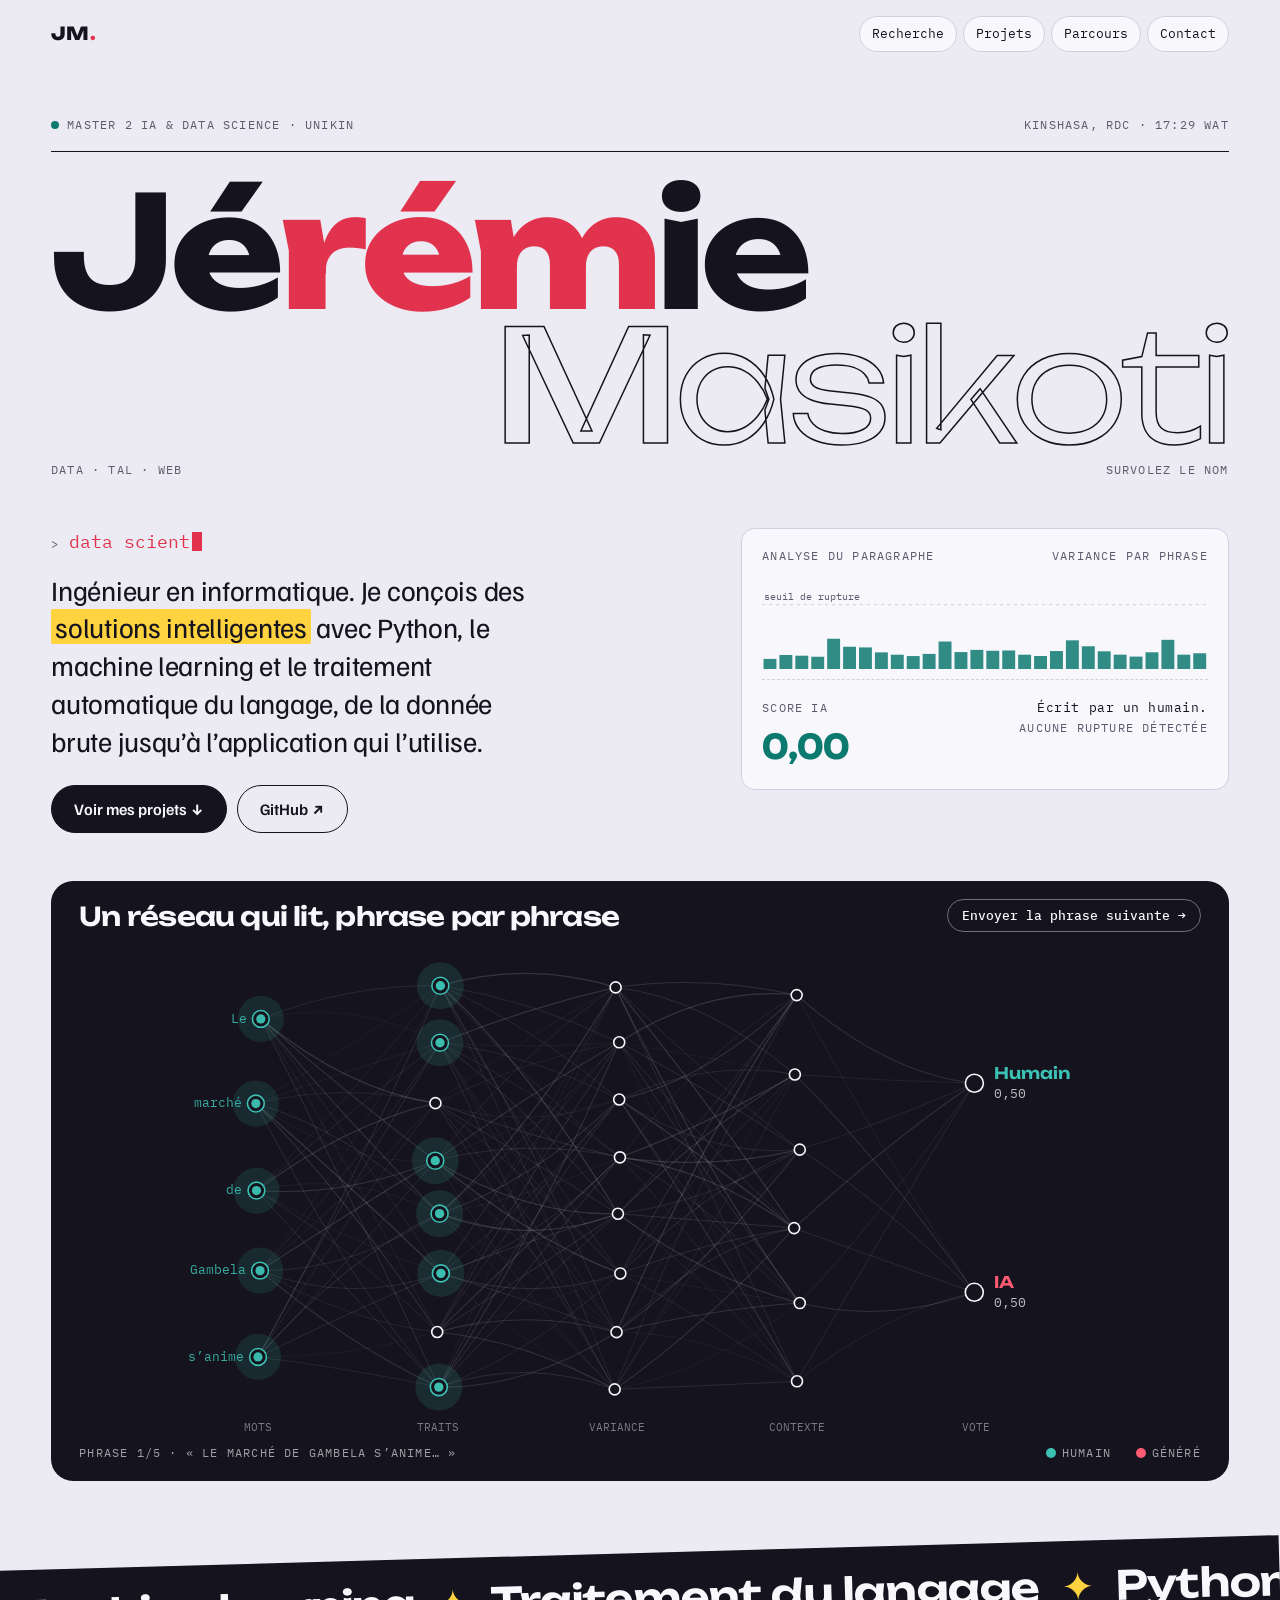
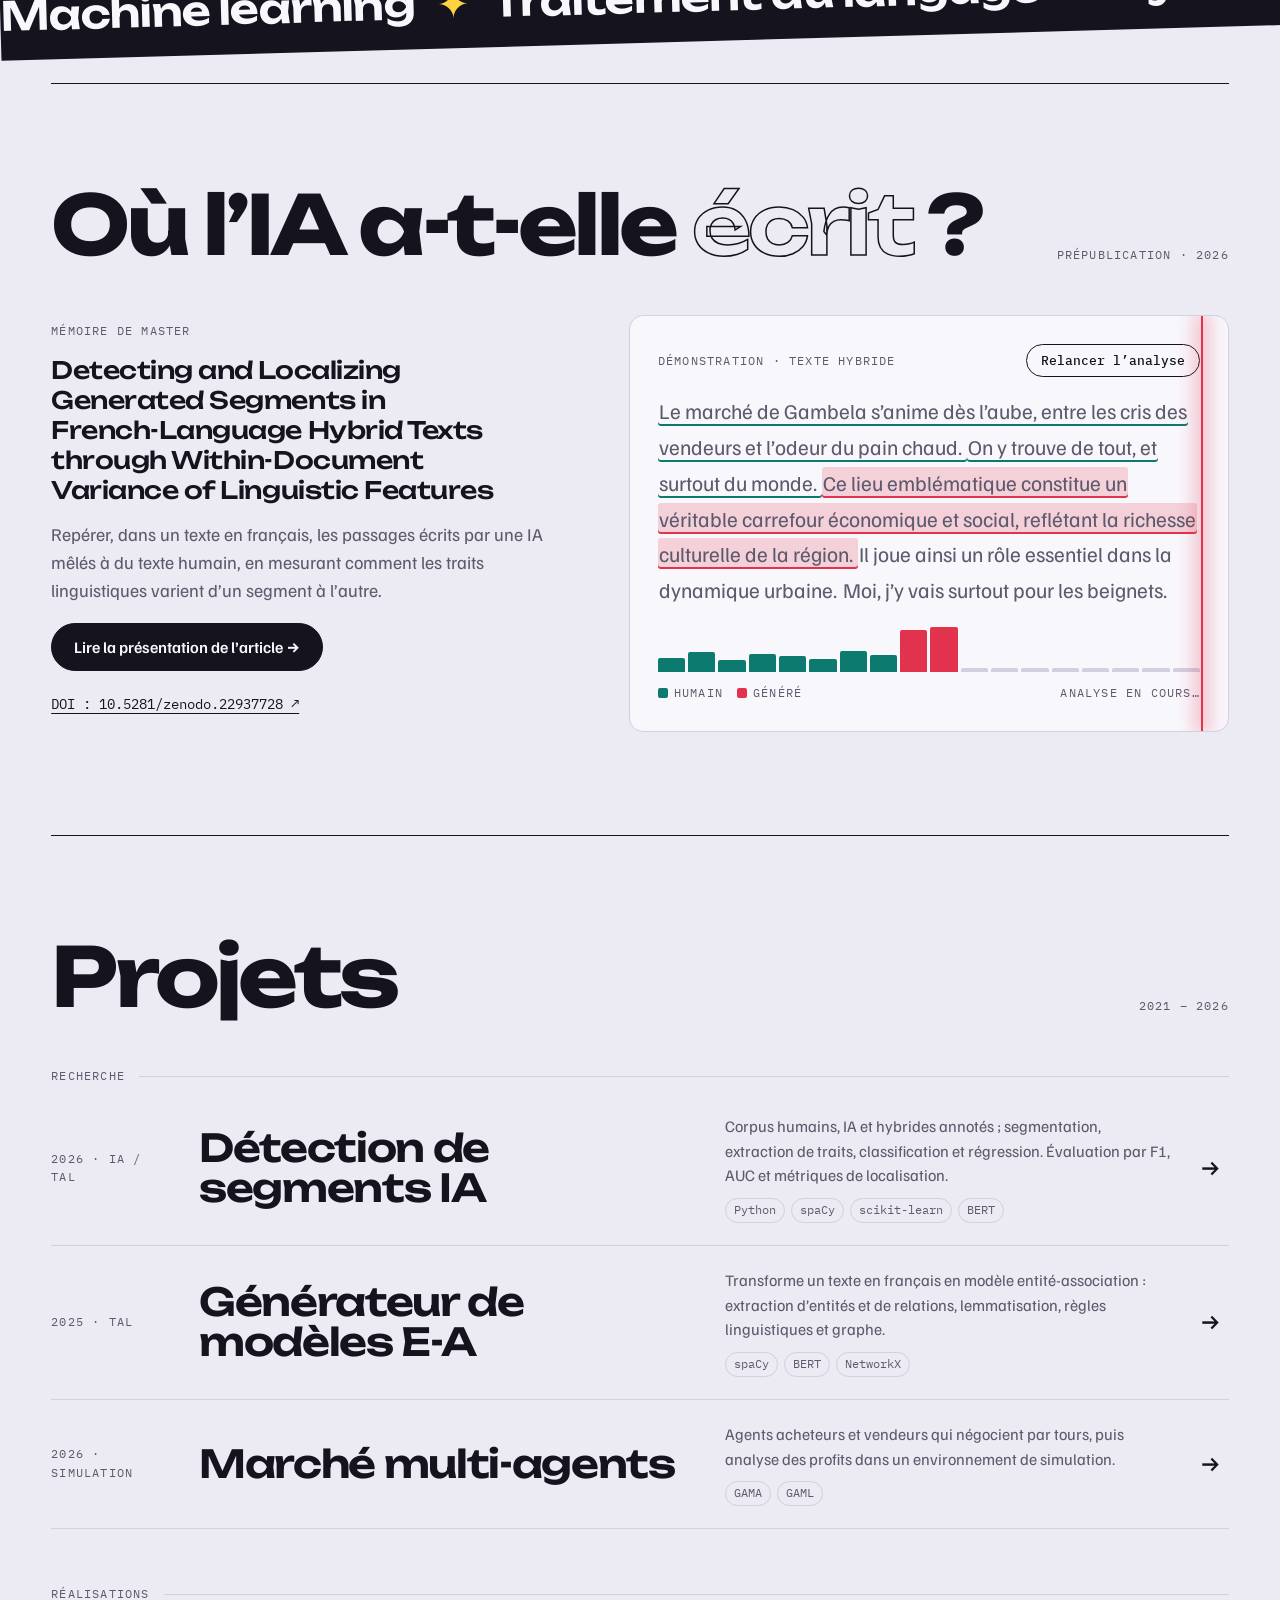
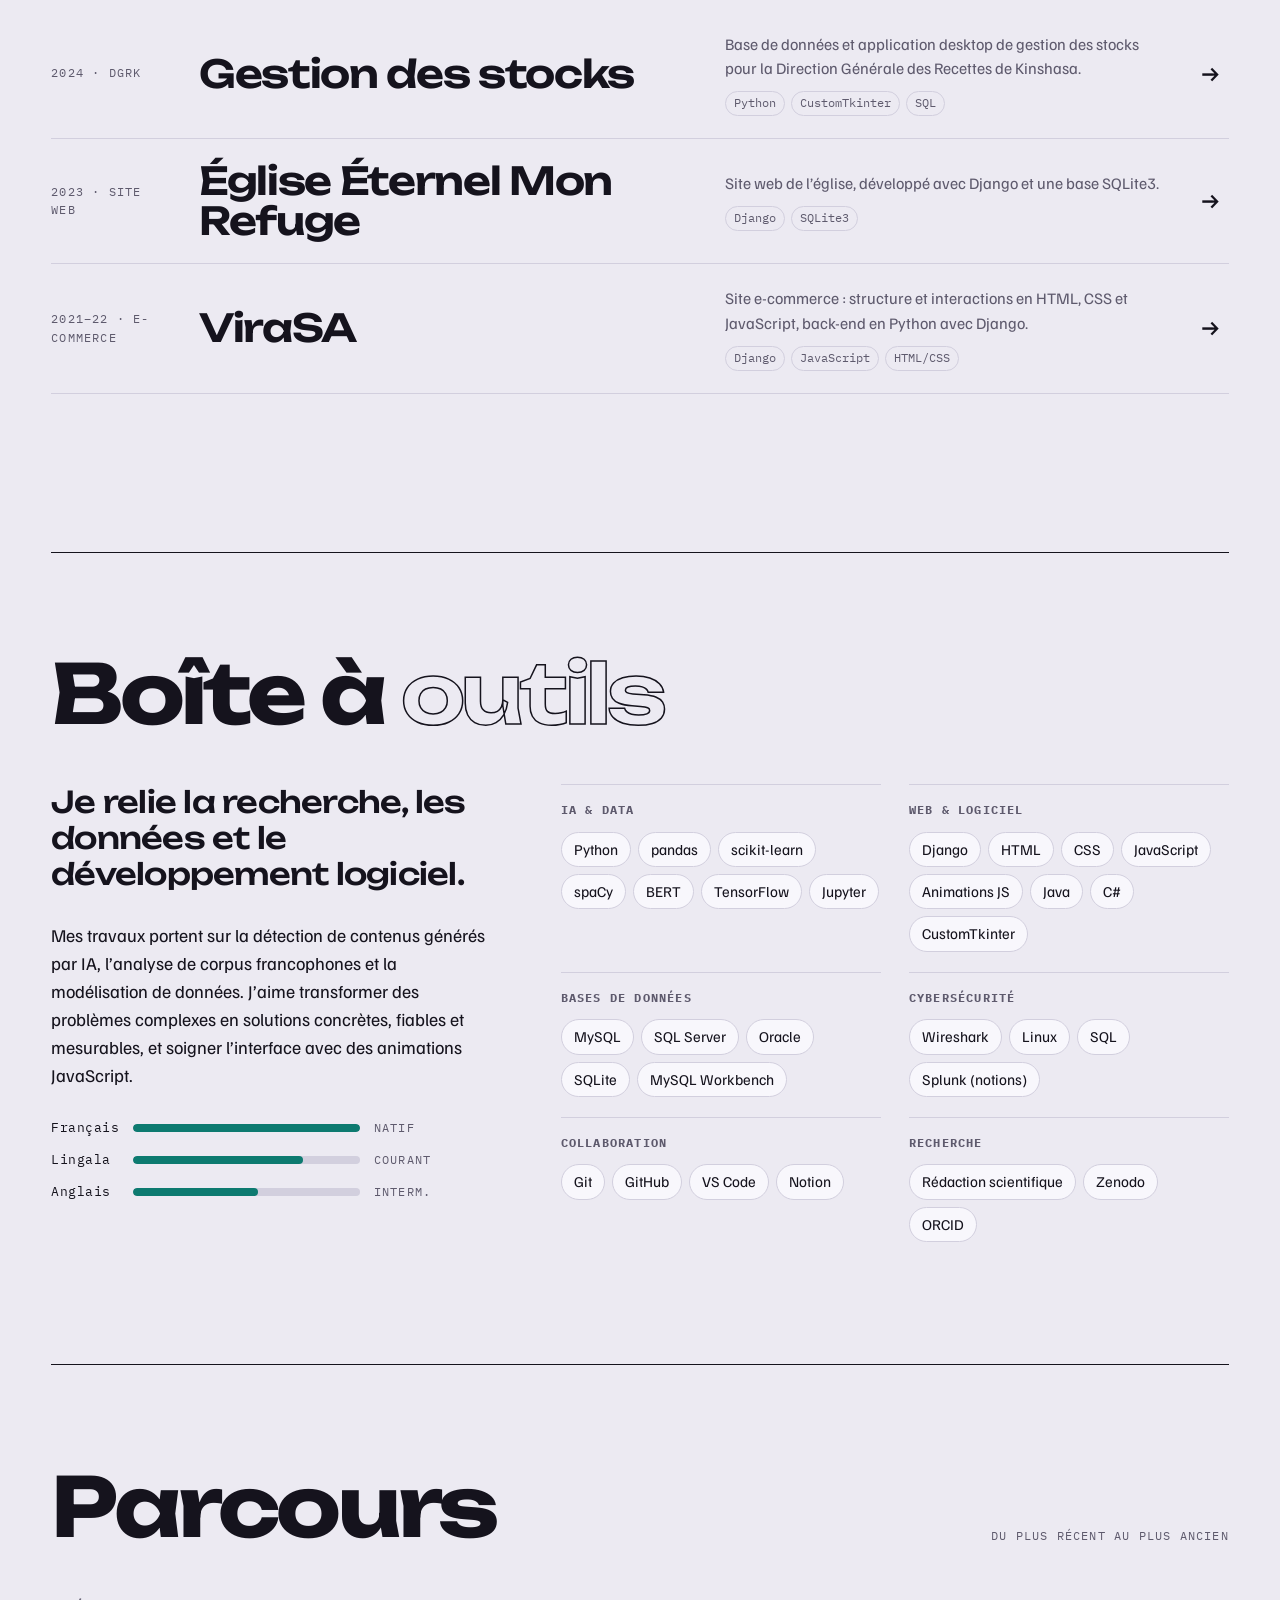
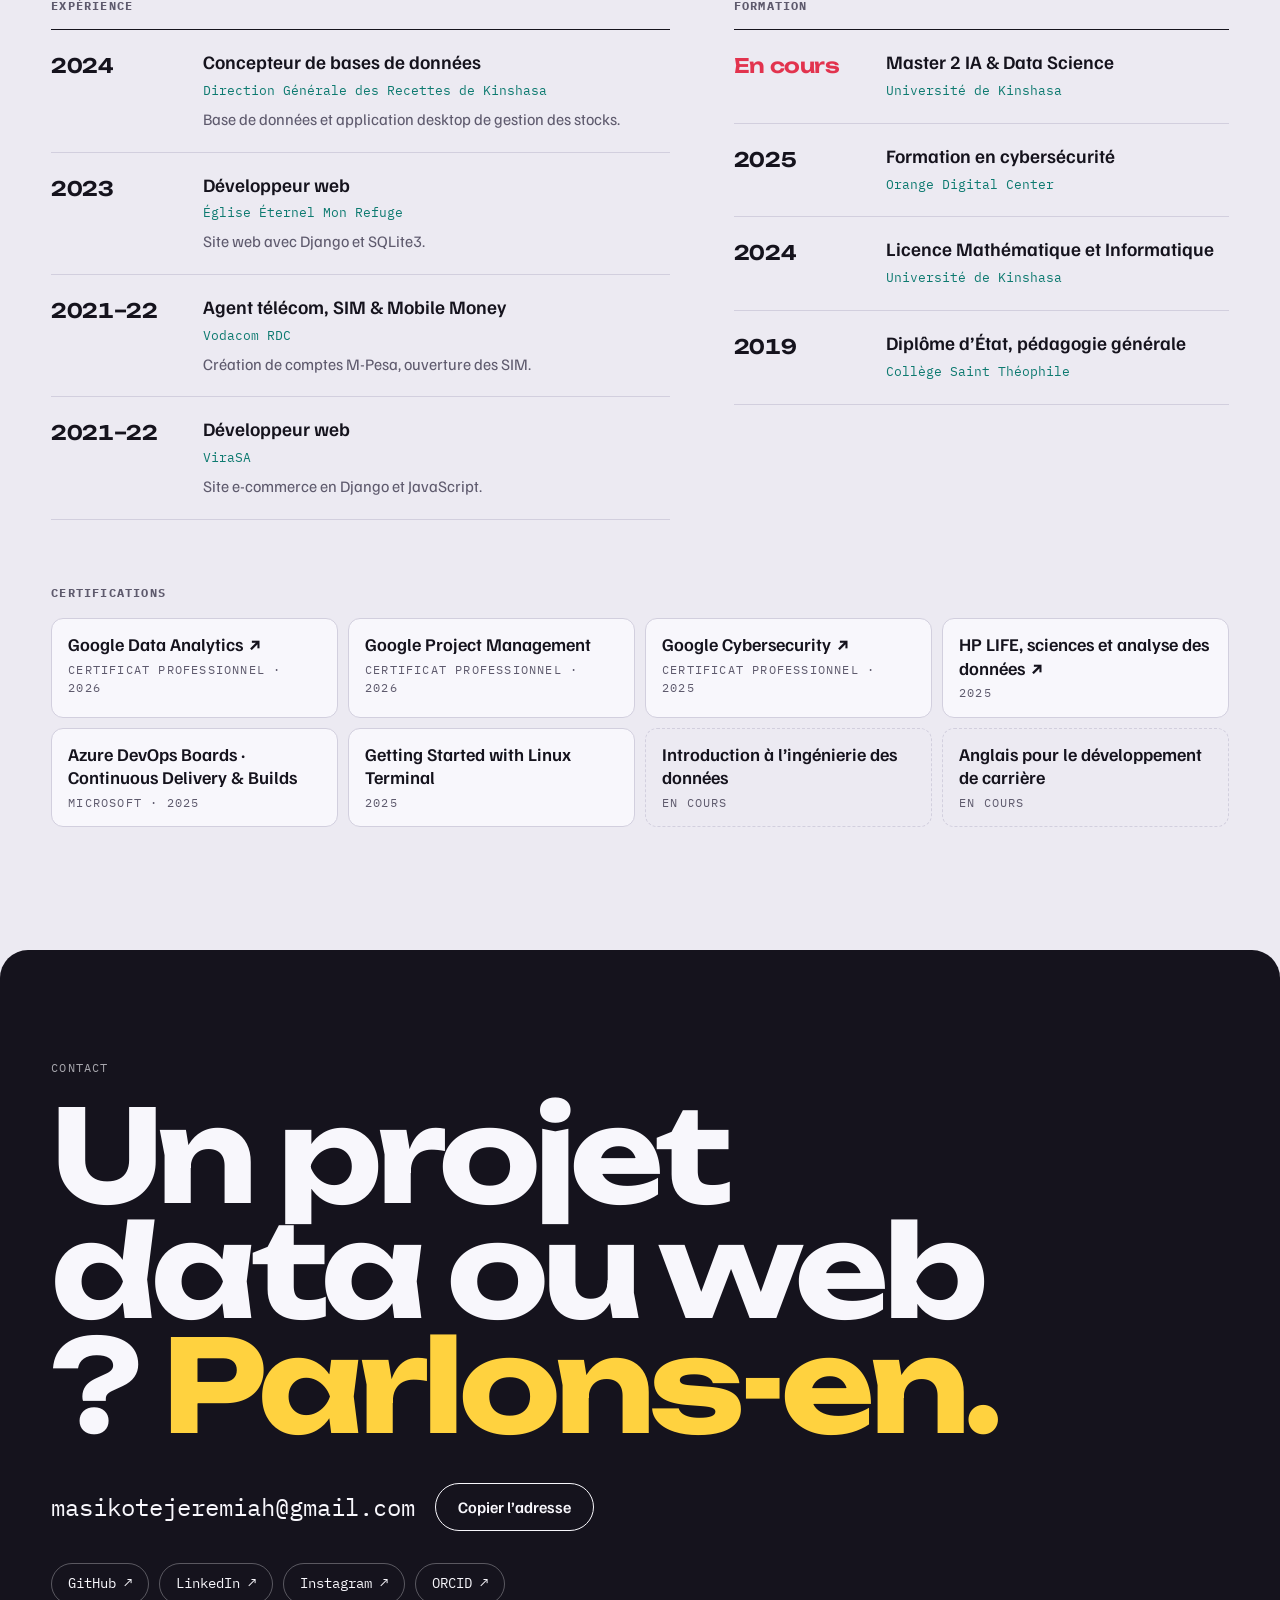
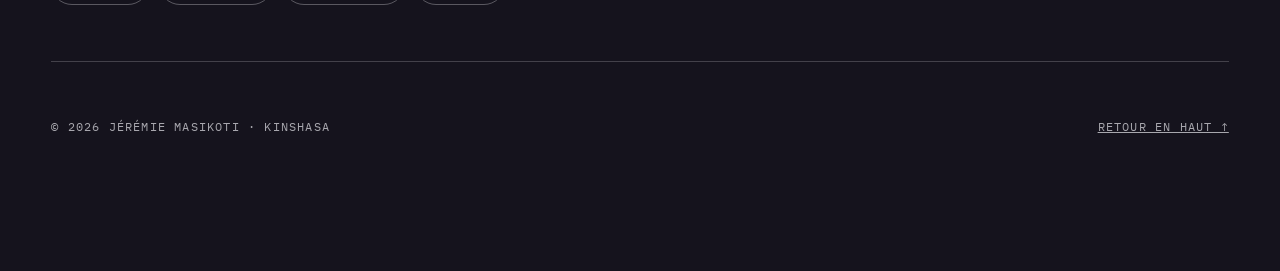
<file: index.html>
<!doctype html>
<html lang="fr">
<head>
<meta charset="utf-8">
<meta name="viewport" content="width=device-width, initial-scale=1, viewport-fit=cover">
<title>Jérémie Masikoti — Ingénieur IA &amp; Data Science à Kinshasa</title>
<meta name="description" content="Jérémie Masikoti, ingénieur en informatique à Kinshasa (RDC) : intelligence artificielle, data science, traitement automatique du langage, développement Python/Django et bases de données.">
<meta name="author" content="Jérémie Masikoti">
<meta name="google-site-verification" content="cEW5-8zZhfqn6n2TOZVIbOL6yu2DPiH7PudVyio74Eg">
<meta name="google-site-verification" content="ck1ToOkE6lzG1xuWGj9y7DfTcMMR4Is_GBqwE0CLEk0">
<meta name="robots" content="index, follow">
<link rel="canonical" href="https://jeremie-masikoti.netlify.app/">
<meta property="og:type" content="profile">
<meta property="og:url" content="https://jeremie-masikoti.netlify.app/">
<meta property="og:title" content="Jérémie Masikoti — Ingénieur IA &amp; Data Science">
<meta property="og:description" content="Ingénieur en informatique · IA, data science, développement, bases de données · Kinshasa, RDC">
<meta property="og:locale" content="fr_FR">
<meta name="twitter:card" content="summary">
<script type="application/ld+json">
{
  "@context": "https://schema.org",
  "@graph": [
    {
      "@type": "Person",
      "@id": "https://jeremie-masikoti.netlify.app/#person",
      "name": "Jérémie Masikoti",
      "alternateName": ["Jeremie Masikoti", "Jeremiah Masikoti", "J. Masikoti"],
      "url": "https://jeremie-masikoti.netlify.app/",
      "jobTitle": "Ingénieur en informatique — IA & Data Science, étudiant en Master 2",
      "address": { "@type": "PostalAddress", "addressLocality": "Kinshasa", "addressCountry": "CD" },
      "alumniOf": { "@type": "CollegeOrUniversity", "name": "Université de Kinshasa" },
      "knowsAbout": ["Intelligence artificielle", "Data science", "Machine learning", "Traitement automatique du langage", "Python", "Django", "Bases de données", "Cybersécurité"],
      "knowsLanguage": ["fr", "en", "ln"],
      "sameAs": [
        "https://github.com/Vermoge",
        "https://www.linkedin.com/in/j%C3%A9r%C3%A9mie-masikoti-41a917293/",
        "https://www.instagram.com/jeremiah_masikoti/",
        "https://orcid.org/0009-0005-4453-9758"
      ]
    },
    {
      "@type": "ScholarlyArticle",
      "headline": "Detecting and Localizing Generated Segments in French-Language Hybrid Texts through Within-Document Variance of Linguistic Features",
      "author": { "@id": "https://jeremie-masikoti.netlify.app/#person" },
      "datePublished": "2026",
      "inLanguage": "en",
      "publisher": { "@type": "Organization", "name": "Zenodo" },
      "identifier": "https://doi.org/10.5281/zenodo.22937728",
      "sameAs": "https://doi.org/10.5281/zenodo.22937728",
      "url": "https://jeremie-masikoti.netlify.app/articles/detection-segments-generes-ia/"
    },
    {
      "@type": "ProfilePage",
      "url": "https://jeremie-masikoti.netlify.app/",
      "name": "Jérémie Masikoti — Portfolio",
      "inLanguage": "fr",
      "mainEntity": { "@id": "https://jeremie-masikoti.netlify.app/#person" }
    }
  ]
}
</script>
<link rel="preconnect" href="https://fonts.googleapis.com">
<link rel="preconnect" href="https://fonts.gstatic.com" crossorigin>
<link rel="stylesheet" href="https://fonts.googleapis.com/css2?family=Unbounded:wght@300..900&family=Familjen+Grotesk:wght@400;500;600&family=IBM+Plex+Mono:wght@400;500&display=swap">
<style>
  :root { padding-top: env(safe-area-inset-top, 0px); padding-bottom: env(safe-area-inset-bottom, 0px); }
  body { margin: 0; }
  img { max-width: 100%; }
  [hidden] { display: none !important; }
</style>
<link rel="stylesheet" href="css/creatif.css">
</head>
<body>
<div class="wrap">
  <nav>
    <a class="mark" href="#top" aria-label="Retour en haut">JM<i>.</i></a>
    <ul>
      <li><a href="#recherche">Recherche</a></li>
      <li><a href="#projets">Projets</a></li>
      <li class="opt"><a href="#parcours">Parcours</a></li>
      <li><a href="#contact">Contact</a></li>
    </ul>
  </nav>

  <header class="hero" id="top">
    <div class="meta label">
      <span><span class="dot" aria-hidden="true"></span>Master 2 IA &amp; Data Science · UNIKIN</span>
      <span>Kinshasa, RDC · <span id="clock">WAT</span></span>
    </div>

    <div class="name-box">
      <h1 class="name" id="name" aria-label="Jérémie Masikoti">
        <span class="row" aria-hidden="true">Jérémie</span>
        <span class="row" aria-hidden="true">Masikoti</span>
      </h1>
      <div class="name-hint label"><span>Data · TAL · Web</span><span id="hint">Survolez le nom</span></div>
    </div>

    <div class="hero-grid">
      <div>
        <p class="role" aria-live="polite"><span class="label" style="text-transform:none;letter-spacing:0">&gt;</span> <span class="typed" id="typed">data scientist</span><span class="caret" aria-hidden="true"></span></p>
        <p class="lede" id="lede">Ingénieur en informatique. Je conçois des <mark>solutions intelligentes</mark> avec Python, le machine learning et le traitement automatique du langage, de la donnée brute jusqu’à l’application qui l’utilise.</p>
        <div class="btns">
          <a class="btn solid" href="#projets">Voir mes projets ↓</a>
          <a class="btn" href="https://github.com/Vermoge" target="_blank" rel="noopener">GitHub ↗</a>
        </div>
      </div>
      <aside class="readout" aria-label="Analyse stylistique du paragraphe de présentation">
        <div class="readout-head label"><span>Analyse du paragraphe</span><span>variance par phrase</span></div>
        <canvas class="seis" id="seis" aria-hidden="true"></canvas>
        <div class="score">
          <div><span class="label">Score IA</span><br><b id="score">0,00</b></div>
          <div class="verdict mono">Écrit par un humain.<br><span class="label">Aucune rupture détectée</span></div>
        </div>
      </aside>
    </div>

    <div class="netpanel" id="netpanel">
      <div class="net-top">
        <h2 class="net-title">Un réseau qui lit, phrase par phrase</h2>
        <button class="net-btn" id="netfire" type="button">Envoyer la phrase suivante →</button>
      </div>
      <canvas id="net" role="img" aria-label="Animation interactive : un réseau de neurones reçoit les mots d’une phrase et la classe comme humaine ou générée par IA"></canvas>
      <div class="net-bot label">
        <span id="netstate" aria-live="polite">—</span>
        <span><span class="net-key"><b style="background:var(--net-human)"></b>humain</span> &nbsp; <span class="net-key"><b style="background:var(--net-ai)"></b>généré</span></span>
      </div>
    </div>
  </header>

  <div class="band" aria-hidden="true">
    <div class="band-track">
      <span>Machine learning<em>✦</em>Traitement du langage<em>✦</em>Python &amp; Django<em>✦</em>Bases de données<em>✦</em>Cybersécurité<em>✦</em>Kinshasa<em>✦</em></span>
      <span>Machine learning<em>✦</em>Traitement du langage<em>✦</em>Python &amp; Django<em>✦</em>Bases de données<em>✦</em>Cybersécurité<em>✦</em>Kinshasa<em>✦</em></span>
    </div>
  </div>

  <section id="recherche">
    <div class="sec-head">
      <h2>Où l’IA a-t-elle <span class="o">écrit</span> ?</h2>
      <span class="label">Prépublication · 2026</span>
    </div>
    <div class="research">
      <div>
        <span class="label">Mémoire de Master</span>
        <h3 class="pub-title">Detecting and Localizing Generated Segments in French-Language Hybrid Texts through Within-Document Variance of Linguistic Features</h3>
        <p>Repérer, dans un texte en français, les passages écrits par une IA mêlés à du texte humain, en mesurant comment les traits linguistiques varient d’un segment à l’autre.</p>
        <div class="btns" style="margin:0 0 18px"><a class="btn solid" href="articles/detection-segments-generes-ia/">Lire la présentation de l’article →</a></div>
        <a class="doi" href="https://doi.org/10.5281/zenodo.22937728" target="_blank" rel="noopener">DOI : 10.5281/zenodo.22937728 ↗</a>
      </div>
      <div class="lab" id="lab">
        <div class="lab-head">
          <span class="label">Démonstration · texte hybride</span>
          <button class="scan-btn" id="scan" type="button">Relancer l’analyse</button>
        </div>
        <p class="hybrid-text" id="hybrid">
          <span class="seg h">Le marché de Gambela s’anime dès l’aube, entre les cris des vendeurs et l’odeur du pain chaud. </span><span class="seg h">On y trouve de tout, et surtout du monde. </span><span class="seg a">Ce lieu emblématique constitue un véritable carrefour économique et social, reflétant la richesse culturelle de la région. </span><span class="seg a">Il joue ainsi un rôle essentiel dans la dynamique urbaine. </span><span class="seg h">Moi, j’y vais surtout pour les beignets.</span>
        </p>
        <span class="beam" id="beam" aria-hidden="true"></span>
        <div class="var-bar" id="varbar" aria-hidden="true"></div>
        <div class="lab-foot label">
          <span><span class="key"><b style="background:var(--human)"></b>humain</span><span class="key"><b style="background:var(--ai)"></b>généré</span></span>
          <span id="scanstate" aria-live="polite">en attente</span>
        </div>
      </div>
    </div>
  </section>

  <section id="projets">
    <div class="sec-head">
      <h2>Projets</h2>
      <span class="label">2021 – 2026</span>
    </div>

    <p class="group-label label">Recherche</p>
    <ul class="plist">
      <li class="prow" data-anim="segments" tabindex="0">
        <span class="yr label">2026 · IA / TAL</span>
        <h3>Détection de segments IA</h3>
        <div class="desc"><p>Corpus humains, IA et hybrides annotés ; segmentation, extraction de traits, classification et régression. Évaluation par F1, AUC et métriques de localisation.</p><div class="tags"><span class="tag">Python</span><span class="tag">spaCy</span><span class="tag">scikit-learn</span><span class="tag">BERT</span></div></div>
        <span class="arrow" aria-hidden="true">→</span>
        <div class="thumb"><canvas></canvas></div>
      </li>
      <li class="prow" data-anim="graph" tabindex="0">
        <span class="yr label">2025 · TAL</span>
        <h3>Générateur de modèles E-A</h3>
        <div class="desc"><p>Transforme un texte en français en modèle entité-association : extraction d’entités et de relations, lemmatisation, règles linguistiques et graphe.</p><div class="tags"><span class="tag">spaCy</span><span class="tag">BERT</span><span class="tag">NetworkX</span></div></div>
        <span class="arrow" aria-hidden="true">→</span>
        <div class="thumb"><canvas></canvas></div>
      </li>
      <li class="prow" data-anim="agents" tabindex="0">
        <span class="yr label">2026 · Simulation</span>
        <h3>Marché multi-agents</h3>
        <div class="desc"><p>Agents acheteurs et vendeurs qui négocient par tours, puis analyse des profits dans un environnement de simulation.</p><div class="tags"><span class="tag">GAMA</span><span class="tag">GAML</span></div></div>
        <span class="arrow" aria-hidden="true">→</span>
        <div class="thumb"><canvas></canvas></div>
      </li>
    </ul>

    <p class="group-label label">Réalisations</p>
    <ul class="plist">
      <li class="prow" data-anim="stock" tabindex="0">
        <span class="yr label">2024 · DGRK</span>
        <h3>Gestion des stocks</h3>
        <div class="desc"><p>Base de données et application desktop de gestion des stocks pour la Direction Générale des Recettes de Kinshasa.</p><div class="tags"><span class="tag">Python</span><span class="tag">CustomTkinter</span><span class="tag">SQL</span></div></div>
        <span class="arrow" aria-hidden="true">→</span>
        <div class="thumb"><canvas></canvas></div>
      </li>
      <li class="prow" data-anim="site" tabindex="0">
        <span class="yr label">2023 · Site web</span>
        <h3>Église Éternel Mon Refuge</h3>
        <div class="desc"><p>Site web de l’église, développé avec Django et une base SQLite3.</p><div class="tags"><span class="tag">Django</span><span class="tag">SQLite3</span></div></div>
        <span class="arrow" aria-hidden="true">→</span>
        <div class="thumb"><canvas></canvas></div>
      </li>
      <li class="prow" data-anim="shop" tabindex="0">
        <span class="yr label">2021–22 · E-commerce</span>
        <h3>ViraSA</h3>
        <div class="desc"><p>Site e-commerce : structure et interactions en HTML, CSS et JavaScript, back-end en Python avec Django.</p><div class="tags"><span class="tag">Django</span><span class="tag">JavaScript</span><span class="tag">HTML/CSS</span></div></div>
        <span class="arrow" aria-hidden="true">→</span>
        <div class="thumb"><canvas></canvas></div>
      </li>
    </ul>
  </section>

  <section id="competences">
    <div class="sec-head"><h2>Boîte à <span class="o">outils</span></h2></div>
    <div class="skills-wrap">
      <div class="intro">
        <p>Je relie la recherche, les données et le développement logiciel.</p>
        <p>Mes travaux portent sur la détection de contenus générés par IA, l’analyse de corpus francophones et la modélisation de données. J’aime transformer des problèmes complexes en solutions concrètes, fiables et mesurables, et soigner l’interface avec des animations JavaScript.</p>
        <div class="langs mono">
          <span>Français</span><div class="meter"><i style="width:100%"></i></div><span class="label">natif</span>
          <span>Lingala</span><div class="meter"><i style="width:75%"></i></div><span class="label">courant</span>
          <span>Anglais</span><div class="meter"><i style="width:55%"></i></div><span class="label">interm.</span>
        </div>
      </div>
      <div class="skills">
        <div class="sk"><h4 class="label">IA &amp; data</h4><ul><li>Python</li><li>pandas</li><li>scikit-learn</li><li>spaCy</li><li>BERT</li><li>TensorFlow</li><li>Jupyter</li></ul></div>
        <div class="sk"><h4 class="label">Web &amp; logiciel</h4><ul><li>Django</li><li>HTML</li><li>CSS</li><li>JavaScript</li><li>Animations JS</li><li>Java</li><li>C#</li><li>CustomTkinter</li></ul></div>
        <div class="sk"><h4 class="label">Bases de données</h4><ul><li>MySQL</li><li>SQL Server</li><li>Oracle</li><li>SQLite</li><li>MySQL Workbench</li></ul></div>
        <div class="sk"><h4 class="label">Cybersécurité</h4><ul><li>Wireshark</li><li>Linux</li><li>SQL</li><li>Splunk (notions)</li></ul></div>
        <div class="sk"><h4 class="label">Collaboration</h4><ul><li>Git</li><li>GitHub</li><li>VS Code</li><li>Notion</li></ul></div>
        <div class="sk"><h4 class="label">Recherche</h4><ul><li>Rédaction scientifique</li><li>Zenodo</li><li>ORCID</li></ul></div>
      </div>
    </div>
  </section>

  <section id="parcours">
    <div class="sec-head"><h2>Parcours</h2><span class="label">Du plus récent au plus ancien</span></div>
    <div class="cols">
      <div>
        <h3 class="label col-title">Expérience</h3>
        <ol class="timeline">
          <li><span class="when">2024</span><div><h3>Concepteur de bases de données</h3><span class="org">Direction Générale des Recettes de Kinshasa</span><p>Base de données et application desktop de gestion des stocks.</p></div></li>
          <li><span class="when">2023</span><div><h3>Développeur web</h3><span class="org">Église Éternel Mon Refuge</span><p>Site web avec Django et SQLite3.</p></div></li>
          <li><span class="when">2021–22</span><div><h3>Agent télécom, SIM &amp; Mobile Money</h3><span class="org">Vodacom RDC</span><p>Création de comptes M-Pesa, ouverture des SIM.</p></div></li>
          <li><span class="when">2021–22</span><div><h3>Développeur web</h3><span class="org">ViraSA</span><p>Site e-commerce en Django et JavaScript.</p></div></li>
        </ol>
      </div>
      <div>
        <h3 class="label col-title">Formation</h3>
        <ol class="timeline">
          <li><span class="when now">En cours</span><div><h3>Master 2 IA &amp; Data Science</h3><span class="org">Université de Kinshasa</span></div></li>
          <li><span class="when">2025</span><div><h3>Formation en cybersécurité</h3><span class="org">Orange Digital Center</span></div></li>
          <li><span class="when">2024</span><div><h3>Licence Mathématique et Informatique</h3><span class="org">Université de Kinshasa</span></div></li>
          <li><span class="when">2019</span><div><h3>Diplôme d’État, pédagogie générale</h3><span class="org">Collège Saint Théophile</span></div></li>
        </ol>
      </div>
    </div>

    <h3 class="label certs-title">Certifications</h3>
    <ul class="certs">
      <li><a href="https://www.coursera.org/account/accomplishments/records/6OAKMUEMH5BL" target="_blank" rel="noopener">Google Data Analytics ↗</a><span class="label">Certificat professionnel · 2026</span></li>
      <li><span class="t">Google Project Management</span><span class="label">Certificat professionnel · 2026</span></li>
      <li><a href="https://www.credly.com/badges/a01f6977-09fd-4dfc-b5f2-2d580912c29c/linked_in_profile" target="_blank" rel="noopener">Google Cybersecurity ↗</a><span class="label">Certificat professionnel · 2025</span></li>
      <li><a href="https://www.life-global.org/certificate/0afb860d-22a3-4ac0-a275-10bf6d1e3dc1" target="_blank" rel="noopener">HP LIFE, sciences et analyse des données ↗</a><span class="label">2025</span></li>
      <li><span class="t">Azure DevOps Boards · Continuous Delivery &amp; Builds</span><span class="label">Microsoft · 2025</span></li>
      <li><span class="t">Getting Started with Linux Terminal</span><span class="label">2025</span></li>
      <li class="pending"><span class="t">Introduction à l’ingénierie des données</span><span class="label">En cours</span></li>
      <li class="pending"><span class="t">Anglais pour le développement de carrière</span><span class="label">En cours</span></li>
    </ul>
  </section>

  <section id="contact" class="contact">
    <div class="inner">
      <span class="label">Contact</span>
      <h2>Un projet data ou web ? <em>Parlons-en.</em></h2>
      <div class="mail-row">
        <span class="mail" id="mail">masikotejeremiah@gmail.com</span>
        <button class="btn" id="copy" type="button">Copier l’adresse</button>
      </div>
      <ul class="socials">
        <li><a href="https://github.com/Vermoge" target="_blank" rel="noopener">GitHub ↗</a></li>
        <li><a href="https://www.linkedin.com/in/j%C3%A9r%C3%A9mie-masikoti-41a917293/" target="_blank" rel="noopener">LinkedIn ↗</a></li>
        <li><a href="https://www.instagram.com/jeremiah_masikoti/" target="_blank" rel="noopener">Instagram ↗</a></li>
        <li><a href="https://orcid.org/0009-0005-4453-9758" target="_blank" rel="noopener">ORCID ↗</a></li>
      </ul>
      <footer>
        <span class="label">© 2026 Jérémie Masikoti · Kinshasa</span>
        <a class="label" href="#top">Retour en haut ↑</a>
      </footer>
    </div>
  </section>
</div>

<div class="preview" id="preview" aria-hidden="true"><canvas id="pcanvas"></canvas></div>
<div class="cursor" id="cursor" aria-hidden="true"></div>

<script src="js/creatif.js"></script>
</body>
</html>
</file>
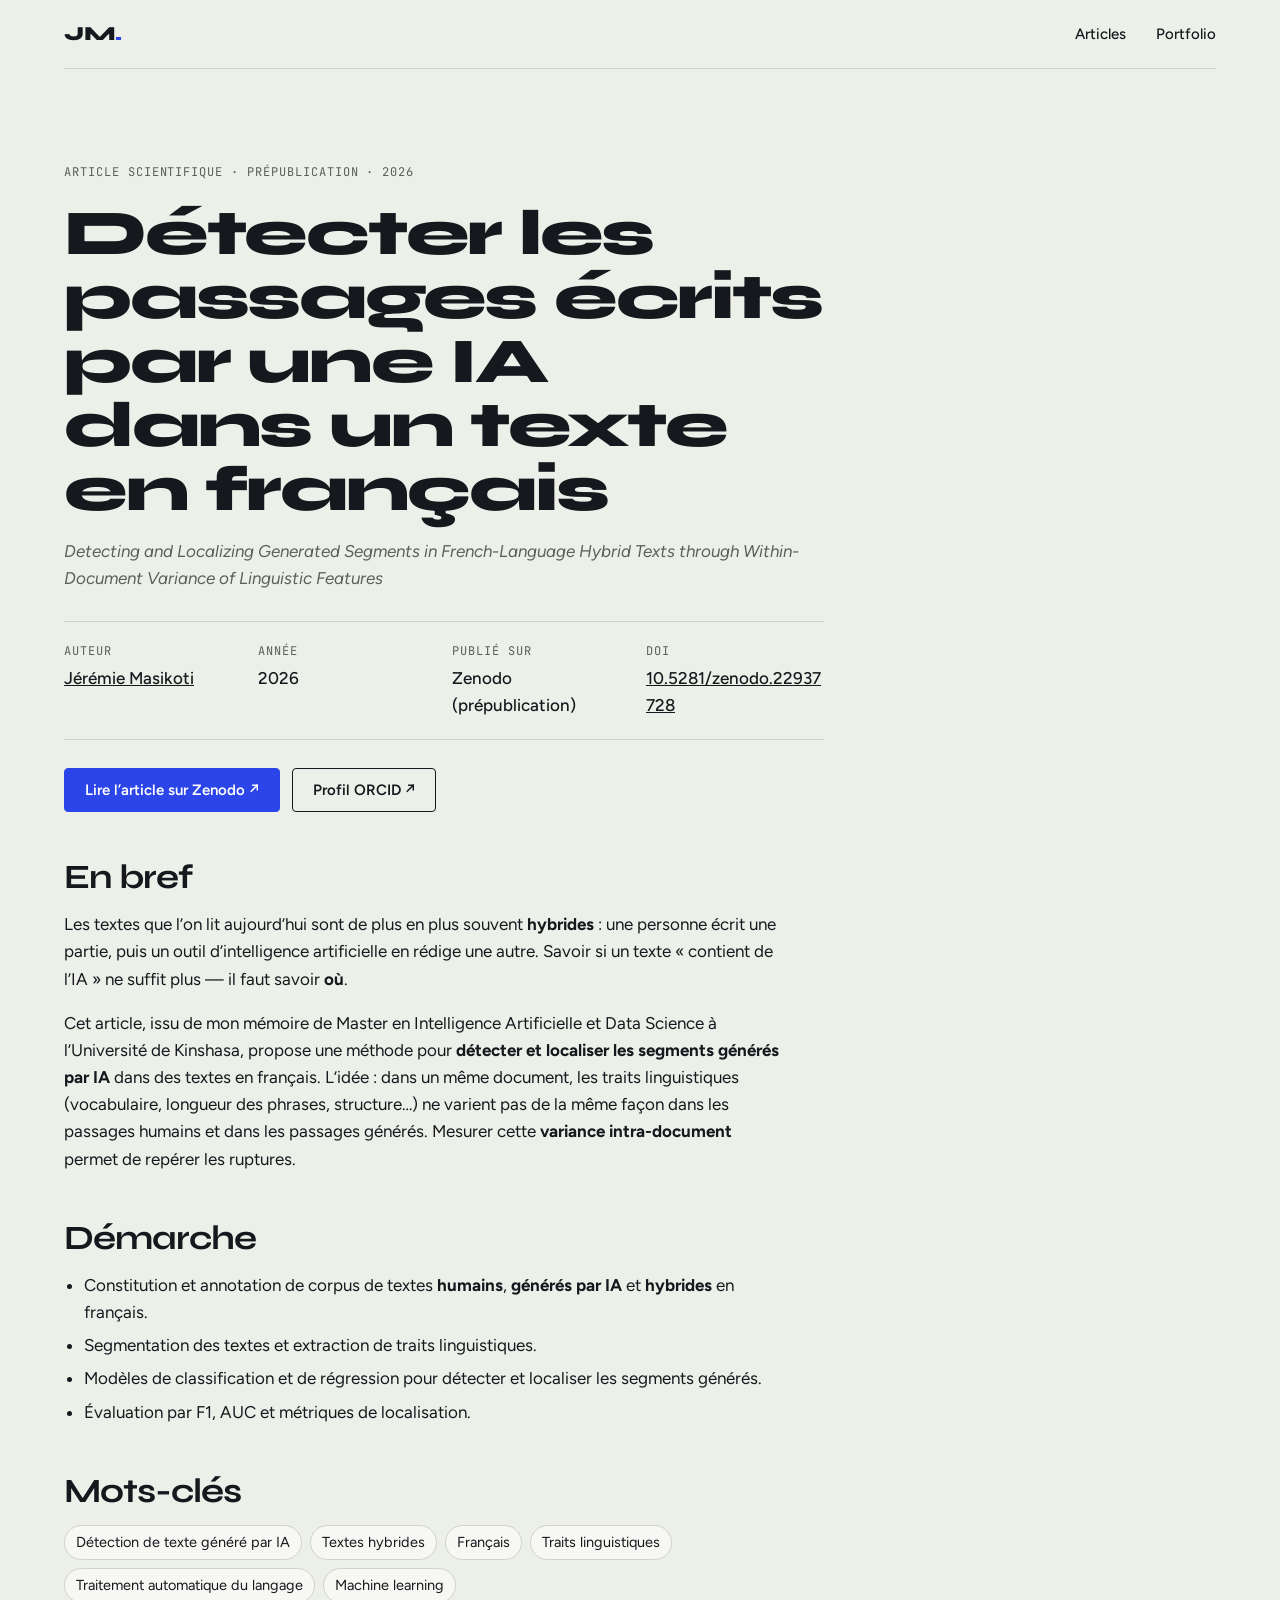
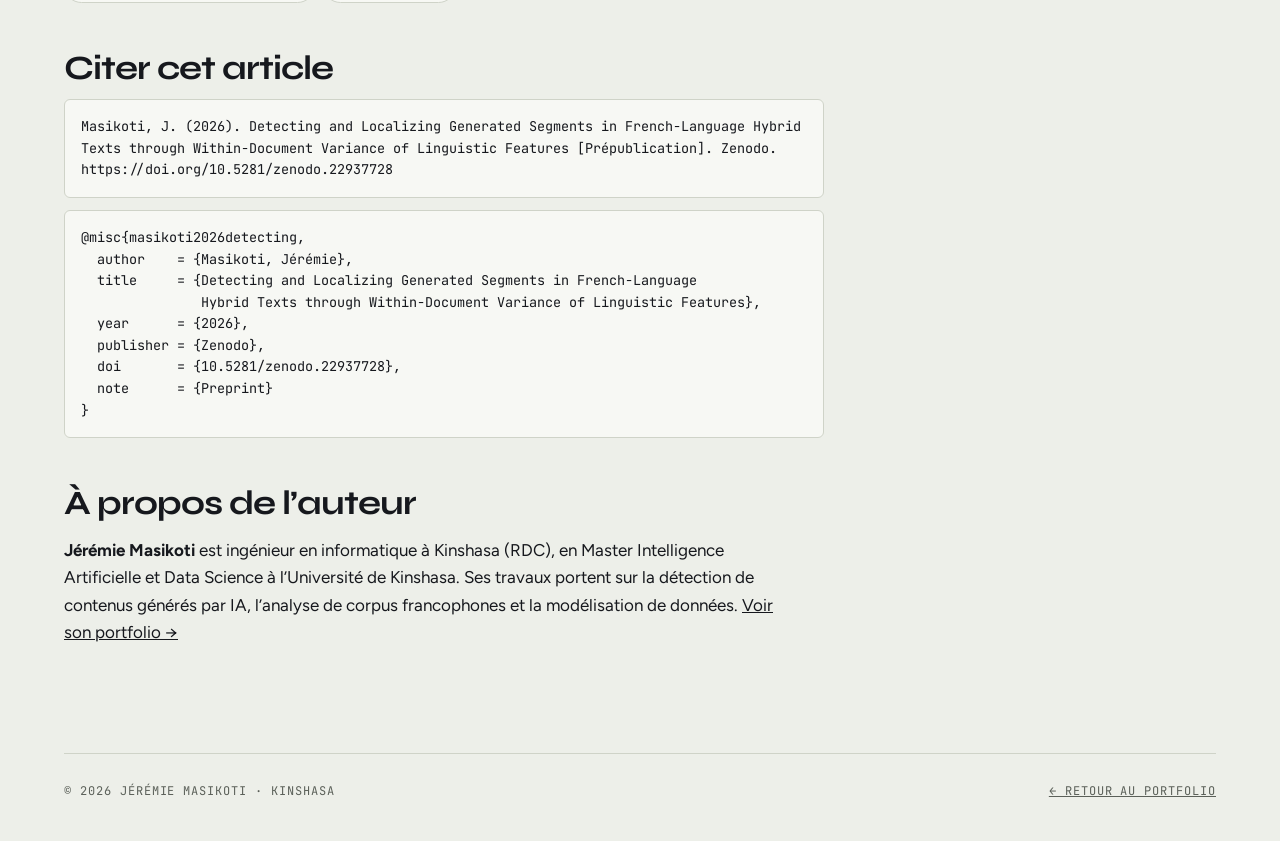
<file: articles/detection-segments-generes-ia/index.html>
<!doctype html>
<html lang="fr">
<head>
<meta charset="utf-8">
<meta name="viewport" content="width=device-width, initial-scale=1, viewport-fit=cover">
<title>Détection de segments générés par IA dans des textes hybrides en français — Jérémie Masikoti</title>
<meta name="description" content="Article de Jérémie Masikoti (2026) : détecter et localiser les passages générés par IA dans des textes hybrides en français grâce à la variance intra-document des traits linguistiques. Prépublication Zenodo, DOI 10.5281/zenodo.22937728.">
<meta name="author" content="Jérémie Masikoti">
<meta name="robots" content="index, follow">
<link rel="canonical" href="https://jeremie-masikoti.netlify.app/articles/detection-segments-generes-ia/">

<!-- Balises lues par Google Scholar -->
<meta name="citation_title" content="Detecting and Localizing Generated Segments in French-Language Hybrid Texts through Within-Document Variance of Linguistic Features">
<meta name="citation_author" content="Masikoti, Jérémie">
<meta name="citation_publication_date" content="2026">
<meta name="citation_publisher" content="Zenodo">
<meta name="citation_doi" content="10.5281/zenodo.22937728">
<meta name="citation_technical_report_institution" content="Université de Kinshasa">
<meta name="citation_language" content="en">
<meta name="citation_keywords" content="AI-generated text detection; hybrid texts; French; linguistic features; natural language processing">

<meta property="og:type" content="article">
<meta property="og:url" content="https://jeremie-masikoti.netlify.app/articles/detection-segments-generes-ia/">
<meta property="og:title" content="Détecter les passages écrits par une IA dans un texte en français">
<meta property="og:description" content="Article de Jérémie Masikoti (2026), prépublication Zenodo.">
<meta property="og:locale" content="fr_FR">
<meta property="article:author" content="Jérémie Masikoti">
<meta name="twitter:card" content="summary">
<script type="application/ld+json">
{
  "@context": "https://schema.org",
  "@type": "ScholarlyArticle",
  "headline": "Detecting and Localizing Generated Segments in French-Language Hybrid Texts through Within-Document Variance of Linguistic Features",
  "alternativeHeadline": "Détection et localisation de segments générés dans des textes hybrides francophones par la variance intra-document des traits linguistiques",
  "author": {
    "@type": "Person",
    "@id": "https://jeremie-masikoti.netlify.app/#person",
    "name": "Jérémie Masikoti",
    "url": "https://jeremie-masikoti.netlify.app/",
    "sameAs": ["https://orcid.org/0009-0005-4453-9758", "https://github.com/Vermoge", "https://www.linkedin.com/in/j%C3%A9r%C3%A9mie-masikoti-41a917293/"]
  },
  "datePublished": "2026",
  "inLanguage": "en",
  "publisher": { "@type": "Organization", "name": "Zenodo" },
  "identifier": { "@type": "PropertyValue", "propertyID": "DOI", "value": "10.5281/zenodo.22937728" },
  "sameAs": "https://doi.org/10.5281/zenodo.22937728",
  "url": "https://jeremie-masikoti.netlify.app/articles/detection-segments-generes-ia/",
  "keywords": ["détection de texte généré par IA", "textes hybrides", "français", "traits linguistiques", "traitement automatique du langage"],
  "about": ["Intelligence artificielle", "Traitement automatique du langage", "Détection de contenus générés"]
}
</script>
<link rel="preconnect" href="https://fonts.googleapis.com">
<link rel="preconnect" href="https://fonts.gstatic.com" crossorigin>
<link rel="stylesheet" href="https://fonts.googleapis.com/css2?family=Syne:wght@600;700;800&family=Figtree:wght@400;500;600&family=JetBrains+Mono:wght@400;500&display=swap">
<link rel="stylesheet" href="../../css/style.css">
</head>
<body>
<div class="wrap">
  <nav class="nav-simple">
    <a class="mark" href="../../">JM<span>.</span></a>
    <ul>
      <li><a href="../../#recherche">Articles</a></li>
      <li><a href="../../">Portfolio</a></li>
    </ul>
  </nav>

  <article class="article">
    <header class="article-head">
      <span class="label">Article scientifique · prépublication · 2026</span>
      <h1 class="article-title">Détecter les passages écrits par une IA dans un texte en français</h1>
      <p class="article-orig" lang="en">Detecting and Localizing Generated Segments in French-Language Hybrid Texts through Within-Document Variance of Linguistic Features</p>
      <dl class="article-meta">
        <div><dt>Auteur</dt><dd><a href="../../">Jérémie Masikoti</a></dd></div>
        <div><dt>Année</dt><dd>2026</dd></div>
        <div><dt>Publié sur</dt><dd>Zenodo (prépublication)</dd></div>
        <div><dt>DOI</dt><dd><a href="https://doi.org/10.5281/zenodo.22937728" target="_blank" rel="noopener">10.5281/zenodo.22937728</a></dd></div>
      </dl>
      <div class="btns">
        <a class="btn primary" href="https://doi.org/10.5281/zenodo.22937728" target="_blank" rel="noopener">Lire l’article sur Zenodo ↗</a>
        <a class="btn" href="https://orcid.org/0009-0005-4453-9758" target="_blank" rel="noopener">Profil ORCID ↗</a>
      </div>
    </header>

    <div class="article-body">
      <h2>En bref</h2>
      <p>Les textes que l’on lit aujourd’hui sont de plus en plus souvent <strong>hybrides</strong> : une personne écrit une partie, puis un outil d’intelligence artificielle en rédige une autre. Savoir si un texte « contient de l’IA » ne suffit plus — il faut savoir <strong>où</strong>.</p>
      <p>Cet article, issu de mon mémoire de Master en Intelligence Artificielle et Data Science à l’Université de Kinshasa, propose une méthode pour <strong>détecter et localiser les segments générés par IA</strong> dans des textes en français. L’idée : dans un même document, les traits linguistiques (vocabulaire, longueur des phrases, structure…) ne varient pas de la même façon dans les passages humains et dans les passages générés. Mesurer cette <strong>variance intra-document</strong> permet de repérer les ruptures.</p>

      <h2>Démarche</h2>
      <ul>
        <li>Constitution et annotation de corpus de textes <strong>humains</strong>, <strong>générés par IA</strong> et <strong>hybrides</strong> en français.</li>
        <li>Segmentation des textes et extraction de traits linguistiques.</li>
        <li>Modèles de classification et de régression pour détecter et localiser les segments générés.</li>
        <li>Évaluation par F1, AUC et métriques de localisation.</li>
      </ul>

      <h2>Mots-clés</h2>
      <ul class="kw">
        <li>Détection de texte généré par IA</li><li>Textes hybrides</li><li>Français</li><li>Traits linguistiques</li><li>Traitement automatique du langage</li><li>Machine learning</li>
      </ul>

      <h2>Citer cet article</h2>
      <pre class="cite" id="cite-apa">Masikoti, J. (2026). Detecting and Localizing Generated Segments in French-Language Hybrid Texts through Within-Document Variance of Linguistic Features [Prépublication]. Zenodo. https://doi.org/10.5281/zenodo.22937728</pre>
      <pre class="cite">@misc{masikoti2026detecting,
  author    = {Masikoti, Jérémie},
  title     = {Detecting and Localizing Generated Segments in French-Language
               Hybrid Texts through Within-Document Variance of Linguistic Features},
  year      = {2026},
  publisher = {Zenodo},
  doi       = {10.5281/zenodo.22937728},
  note      = {Preprint}
}</pre>

      <h2>À propos de l’auteur</h2>
      <p><strong>Jérémie Masikoti</strong> est ingénieur en informatique à Kinshasa (RDC), en Master Intelligence Artificielle et Data Science à l’Université de Kinshasa. Ses travaux portent sur la détection de contenus générés par IA, l’analyse de corpus francophones et la modélisation de données. <a href="../../">Voir son portfolio →</a></p>
    </div>
  </article>

  <footer>
    <span class="label">© 2026 Jérémie Masikoti · Kinshasa</span>
    <a class="label" href="../../">← Retour au portfolio</a>
  </footer>
</div>
</body>
</html>
</file>
<file: css/creatif.css>
/* Mise en page : une affiche typographique cinétique, puis un fil éditorial
     où chaque section est « analysée » comme un texte : humain (sarcelle) / généré (rose). */
  :root {
    --ground: #ECEAF2;
    --surface: #F8F7FC;
    --ink: #15131D;
    --muted: #5E5A6D;
    --line: #D2CFDE;
    --human: #0D7A70;
    --ai: #E2334E;
    --spark: #FFD23F;
    --on-ink: #F8F7FC;
    --net-human: #3CC2B4;
    --net-ai: #FF5C74;
    --display: "Unbounded", "Arial Black", system-ui, sans-serif;
    --body: "Familjen Grotesk", "Helvetica Neue", Arial, sans-serif;
    --mono: "IBM Plex Mono", ui-monospace, Consolas, monospace;
  }
  @media (prefers-color-scheme: dark) {
    :root:not([data-theme="light"]) {
      --ground: #121019; --surface: #1B1824; --ink: #EEEBF5; --muted: #A49FB5;
      --line: #2F2B3C; --human: #3CC2B4; --ai: #FF5C74; --spark: #FFD23F; --on-ink: #121019;
      --net-human: #0D7A70; --net-ai: #E2334E;
      color-scheme: dark;
    }
  }
  :root[data-theme="dark"] {
    --ground: #121019; --surface: #1B1824; --ink: #EEEBF5; --muted: #A49FB5;
    --line: #2F2B3C; --human: #3CC2B4; --ai: #FF5C74; --spark: #FFD23F; --on-ink: #121019;
    --net-human: #0D7A70; --net-ai: #E2334E;
    color-scheme: dark;
  }

  * { box-sizing: border-box; }
  html { scroll-behavior: smooth; }
  body {
    background: var(--ground); color: var(--ink);
    font-family: var(--body); font-size: 18px; line-height: 1.55;
    padding-inline: clamp(16px, 4vw, 56px);
    -webkit-font-smoothing: antialiased;
    overflow-x: hidden;
  }
  .wrap { max-width: 1280px; margin-inline: auto; }
  a { color: inherit; }
  :focus-visible { outline: 2px solid var(--ai); outline-offset: 3px; border-radius: 2px; }
  .mono { font-family: var(--mono); font-size: 13px; letter-spacing: .04em; }
  .label { font-family: var(--mono); font-size: 12px; letter-spacing: .1em; text-transform: uppercase; color: var(--muted); }
  ::selection { background: var(--spark); color: #15131D; }

  /* Navigation */
  nav {
    position: sticky; top: env(safe-area-inset-top, 0px); z-index: 20;
    display: flex; justify-content: space-between; align-items: center; gap: 16px;
    padding-block: 16px; background: var(--ground);
  }
  .mark { font-family: var(--display); font-weight: 800; font-size: 18px; text-decoration: none; letter-spacing: -.02em; display: inline-flex; gap: 2px; }
  .mark i { font-style: normal; color: var(--ai); }
  nav ul { display: flex; gap: 6px; list-style: none; margin: 0; padding: 0; }
  nav ul a {
    display: block; text-decoration: none; font-family: var(--mono); font-size: 13px;
    padding: 7px 12px; border: 1px solid var(--line); border-radius: 999px; background: var(--surface);
    transition: background .2s ease, color .2s ease, border-color .2s ease;
  }
  nav ul a:hover { background: var(--ink); color: var(--on-ink); border-color: var(--ink); }

  /* Affiche */
  .hero { padding-block: clamp(20px, 4vw, 48px) clamp(32px, 5vw, 64px); }
  .meta { display: flex; flex-wrap: wrap; justify-content: space-between; gap: 10px 24px; padding-bottom: 16px; border-bottom: 1px solid var(--ink); }
  .meta span { display: inline-flex; align-items: center; gap: 8px; }
  .dot { width: 8px; height: 8px; border-radius: 50%; background: var(--human); animation: pulse 2.4s ease-in-out infinite; }
  @keyframes pulse { 0%,100% { opacity: 1; } 50% { opacity: .35; } }

  .name-box { container-type: inline-size; margin-block: clamp(16px, 3vw, 32px) 0; }
  .name {
    font-family: var(--display); font-weight: 300; line-height: .86; letter-spacing: -.04em;
    font-size: min(13.2cqi, 210px); margin: 0; user-select: none;
  }
  .name .row { display: block; white-space: nowrap; }
  .name .row + .row { text-align: right; }
  .ch { display: inline-block; font-variation-settings: "wght" 300; transition: color .25s ease; }
  .ch.hot { color: var(--ai); }
  .name .row:last-child .ch { color: transparent; -webkit-text-stroke: 1.5px var(--ink); }
  .name .row:last-child .ch.hot { color: var(--ai); -webkit-text-stroke-color: var(--ai); }
  .name-hint { display: flex; justify-content: space-between; gap: 12px; margin-top: 10px; }

  .hero-grid {
    display: grid; grid-template-columns: minmax(0, 1.3fr) minmax(0, 1fr); gap: 28px 56px;
    margin-top: clamp(28px, 4vw, 48px); align-items: start;
  }
  .role { font-family: var(--mono); font-size: clamp(15px, 1.7vw, 18px); margin: 0 0 14px; min-height: 1.6em; }
  .role .typed { color: var(--ai); }
  .caret { display: inline-block; width: .55em; height: 1.05em; background: var(--ai); vertical-align: -3px; margin-left: 2px; animation: blink 1s steps(1) infinite; }
  @keyframes blink { 50% { opacity: 0; } }
  .lede { font-size: clamp(21px, 2.3vw, 28px); line-height: 1.35; margin: 0; max-width: 30ch; text-wrap: pretty; letter-spacing: -.01em; }
  .lede mark { background: var(--spark); color: #15131D; padding-inline: 4px; border-radius: 2px; }
  .btns { display: flex; flex-wrap: wrap; gap: 10px; margin-top: 26px; }
  .btn {
    display: inline-flex; align-items: center; gap: 10px;
    font: 600 16px var(--body); padding: 13px 22px; border-radius: 999px; text-decoration: none; cursor: pointer;
    border: 1.5px solid var(--ink); background: transparent; color: var(--ink);
    transition: background .2s ease, color .2s ease, transform .2s ease;
  }
  .btn:hover { background: var(--ink); color: var(--on-ink); }
  .btn.solid { background: var(--ink); color: var(--on-ink); }
  .btn.solid:hover { background: var(--ai); border-color: var(--ai); color: #fff; }

  .readout { background: var(--surface); border: 1px solid var(--line); border-radius: 14px; padding: 18px 20px 16px; }
  .readout-head { display: flex; justify-content: space-between; gap: 12px; margin-bottom: 12px; }
  .seis { width: 100%; height: 92px; display: block; }
  .score { display: flex; justify-content: space-between; align-items: baseline; gap: 12px; margin-top: 10px; padding-top: 12px; border-top: 1px dashed var(--line); }
  .score b { font-family: var(--display); font-weight: 700; font-size: 34px; letter-spacing: -.03em; font-variant-numeric: tabular-nums; color: var(--human); }
  .verdict { text-align: right; }

  /* Réseau de neurones interactif */
  .netpanel { margin-top: clamp(28px, 4vw, 48px); background: var(--ink); color: var(--on-ink); border-radius: 22px; padding: 18px clamp(16px, 2.4vw, 28px); position: relative; overflow: hidden; }
  .netpanel .label { color: color-mix(in srgb, var(--on-ink) 62%, transparent); }
  .net-top, .net-bot { display: flex; justify-content: space-between; align-items: center; gap: 8px 16px; flex-wrap: wrap; }
  .net-title { font-family: var(--display); font-weight: 600; font-size: clamp(18px, 2.2vw, 26px); letter-spacing: -.03em; margin: 0; }
  #net { display: block; width: 100%; height: clamp(320px, 40vw, 500px); margin-block: 6px; cursor: crosshair; touch-action: manipulation; }
  .net-btn { font: 500 13px var(--mono); padding: 7px 14px; border-radius: 999px; border: 1px solid color-mix(in srgb, var(--on-ink) 40%, transparent); background: transparent; color: var(--on-ink); cursor: pointer; }
  .net-btn:hover { background: var(--spark); border-color: var(--spark); color: #15131D; }
  .net-key b { width: 10px; height: 10px; border-radius: 50%; display: inline-block; margin-right: 6px; vertical-align: -1px; }

  /* Bandeau défilant */
  .band { margin-inline: calc(clamp(16px, 4vw, 56px) * -1); overflow: hidden; background: var(--ink); color: var(--on-ink); transform: rotate(-1.6deg); margin-block: 8px 40px; }
  .band-track { display: flex; width: max-content; animation: slide 38s linear infinite; }
  .band-track span { font-family: var(--display); font-weight: 600; font-size: clamp(22px, 3.2vw, 40px); letter-spacing: -.02em; padding: 14px 0; white-space: nowrap; }
  .band-track em { font-style: normal; color: var(--spark); padding-inline: 22px; }
  @keyframes slide { to { transform: translateX(-50%); } }

  /* Sections */
  section { padding-block: clamp(56px, 8vw, 110px); border-top: 1px solid var(--ink); }
  .sec-head { display: grid; grid-template-columns: minmax(0, 1fr) auto; gap: 12px 24px; align-items: end; margin-bottom: clamp(28px, 4vw, 52px); }
  h2 { font-family: var(--display); font-weight: 700; font-size: clamp(36px, 6.4vw, 88px); letter-spacing: -.045em; line-height: .95; margin: 0; text-wrap: balance; }
  h2 .o { color: transparent; -webkit-text-stroke: 1.5px var(--ink); font-weight: 600; }

  /* Recherche */
  .research { display: grid; grid-template-columns: minmax(0, 1fr) minmax(0, 1.15fr); gap: 32px 56px; align-items: start; }
  .pub-title { font-family: var(--display); font-weight: 500; font-size: clamp(19px, 2vw, 24px); line-height: 1.25; letter-spacing: -.02em; margin: 12px 0 16px; text-wrap: balance; }
  .research p { margin: 0 0 18px; color: var(--muted); max-width: 52ch; }
  .doi { font-family: var(--mono); font-size: 14px; text-underline-offset: 4px; }
  .lab { background: var(--surface); border: 1px solid var(--line); border-radius: 14px; padding: clamp(18px, 2.4vw, 28px); position: relative; overflow: hidden; }
  .lab-head { display: flex; justify-content: space-between; align-items: center; gap: 12px; margin-bottom: 16px; flex-wrap: wrap; }
  .scan-btn { font: 500 13px var(--mono); padding: 7px 14px; border-radius: 999px; border: 1px solid var(--ink); background: transparent; color: var(--ink); cursor: pointer; }
  .scan-btn:hover { background: var(--ink); color: var(--on-ink); }
  .hybrid-text { font-size: clamp(18px, 1.8vw, 21px); line-height: 1.7; margin: 0 0 18px; position: relative; }
  .seg { border-radius: 3px; padding: 2px 1px; transition: background .4s ease, box-shadow .4s ease, color .4s ease; box-decoration-break: clone; -webkit-box-decoration-break: clone; }
  .seg.h.on { box-shadow: inset 0 -2px 0 var(--human); }
  .seg.a.on { background: color-mix(in srgb, var(--ai) 20%, transparent); box-shadow: inset 0 -2px 0 var(--ai); }
  .beam { position: absolute; top: 0; bottom: 0; width: 2px; background: var(--ai); box-shadow: 0 0 18px 4px color-mix(in srgb, var(--ai) 45%, transparent); left: -10px; pointer-events: none; opacity: 0; }
  .var-bar { display: flex; gap: 3px; height: 46px; align-items: flex-end; }
  .var-bar i { flex: 1; height: 8%; background: var(--line); border-radius: 2px 2px 0 0; transition: height .5s cubic-bezier(.3,1.4,.5,1), background .5s ease; }
  .lab-foot { display: flex; justify-content: space-between; gap: 12px; margin-top: 12px; flex-wrap: wrap; }
  .key { display: inline-flex; align-items: center; gap: 6px; margin-right: 14px; }
  .key b { width: 10px; height: 10px; border-radius: 2px; display: inline-block; }

  /* Projets : liste indexée avec aperçu animé */
  .group-label { display: flex; align-items: center; gap: 14px; margin: 0 0 6px; }
  .group-label::after { content: ""; flex: 1; height: 1px; background: var(--line); }
  .group-label + .plist { margin-bottom: clamp(36px, 5vw, 56px); }
  .plist { list-style: none; margin: 0; padding: 0; }
  .prow {
    display: grid; grid-template-columns: 120px minmax(0, 1fr) minmax(0, .9fr) 28px; gap: 8px 28px; align-items: center;
    padding-block: 22px; border-bottom: 1px solid var(--line); position: relative; cursor: default;
  }
  .prow::before { content: ""; position: absolute; inset: 0 calc(clamp(16px, 4vw, 56px) * -1); background: var(--ink); transform: scaleY(0); transform-origin: bottom; transition: transform .35s cubic-bezier(.6,0,.2,1); z-index: -1; }
  .prow > * { transition: color .3s ease; }
  .plist { position: relative; z-index: 0; }
  .prow h3 { font-family: var(--display); font-weight: 600; font-size: clamp(22px, 3vw, 40px); letter-spacing: -.035em; line-height: 1.05; margin: 0; transition: transform .35s cubic-bezier(.6,0,.2,1), color .3s ease; }
  .prow p { margin: 0; color: var(--muted); font-size: 16px; }
  .prow .tags { display: flex; flex-wrap: wrap; gap: 6px; margin-top: 10px; }
  .tag { font-family: var(--mono); font-size: 12px; padding: 2px 8px; border: 1px solid var(--line); border-radius: 999px; color: var(--muted); }
  .arrow { font-family: var(--display); font-size: 22px; transition: transform .35s ease; }
  .prow .thumb { display: none; grid-column: 1 / -1; aspect-ratio: 16 / 8; max-width: 100%; border-radius: 10px; overflow: hidden; background: var(--surface); border: 1px solid var(--line); }
  .prow .thumb canvas, .preview canvas { width: 100%; height: 100%; display: block; }
  @media (hover: hover) and (pointer: fine) {
    .prow:hover::before, .prow:focus-within::before { transform: scaleY(1); }
    .prow:hover > *, .prow:hover p, .prow:hover .label, .prow:hover .tag { color: var(--on-ink); }
    .prow:hover .tag { border-color: color-mix(in srgb, var(--on-ink) 35%, transparent); }
    .prow:hover h3 { transform: translateX(14px); color: var(--spark); }
    .prow:hover .arrow { transform: rotate(-45deg); color: var(--spark); }
  }
  .preview {
    position: fixed; left: 0; top: 0; width: 300px; aspect-ratio: 16 / 10; z-index: 30; pointer-events: none;
    border-radius: 12px; overflow: hidden; background: var(--surface); border: 2px solid var(--ink);
    box-shadow: 10px 10px 0 var(--spark);
    opacity: 0; transform: translate(-50%, -50%) scale(.6) rotate(-6deg); transition: opacity .25s ease, transform .3s cubic-bezier(.3,1.4,.5,1);
  }
  .preview.show { opacity: 1; transform: translate(-50%, -50%) scale(1) rotate(-3deg); }

  /* Compétences */
  .skills-wrap { display: grid; grid-template-columns: minmax(0, 1fr) minmax(0, 1.5fr); gap: 36px 64px; }
  .intro p { margin: 0 0 1em; max-width: 46ch; }
  .intro p:first-child { font-family: var(--display); font-weight: 500; font-size: clamp(22px, 2.4vw, 30px); line-height: 1.2; letter-spacing: -.025em; }
  .langs { display: grid; grid-template-columns: auto minmax(0, 1fr) auto; gap: 12px 14px; align-items: center; margin-top: 28px; max-width: 380px; }
  .meter { height: 8px; background: var(--line); border-radius: 4px; overflow: hidden; }
  .meter i { display: block; height: 100%; background: var(--human); border-radius: 4px; }
  .skills { display: grid; grid-template-columns: repeat(2, minmax(0, 1fr)); gap: 0 28px; }
  .sk { border-top: 1px solid var(--line); padding-block: 16px 20px; }
  .sk h4 { margin: 0 0 12px; }
  .sk ul { list-style: none; padding: 0; margin: 0; display: flex; flex-wrap: wrap; gap: 7px; }
  .sk li {
    font-size: 15px; padding: 5px 12px; background: var(--surface); border: 1px solid var(--line); border-radius: 999px;
    transition: transform .2s ease, background .2s ease, color .2s ease, border-color .2s ease;
  }
  .sk li:hover { transform: translateY(-3px) rotate(-2deg); background: var(--spark); color: #15131D; border-color: var(--spark); }

  /* Parcours */
  .cols { display: grid; grid-template-columns: minmax(0, 1.25fr) minmax(0, 1fr); gap: 40px 64px; }
  .timeline { list-style: none; margin: 0; padding: 0; }
  .timeline li { display: grid; grid-template-columns: 128px minmax(0, 1fr); gap: 4px 24px; padding-block: 20px; border-bottom: 1px solid var(--line); }
  .timeline li:first-child { border-top: 1px solid var(--ink); }
  .when { font-family: var(--display); font-weight: 600; font-size: 20px; letter-spacing: -.02em; font-variant-numeric: tabular-nums; }
  .when.now { color: var(--ai); }
  .timeline h3 { margin: 0; font-size: 19px; font-weight: 600; line-height: 1.3; }
  .org { font-family: var(--mono); font-size: 13px; color: var(--human); }
  .timeline p { margin: 4px 0 0; color: var(--muted); font-size: 16px; }
  .col-title { margin: 0 0 14px; }
  .certs-title { margin: clamp(44px, 6vw, 64px) 0 16px; }
  .certs { list-style: none; margin: 0; padding: 0; display: grid; grid-template-columns: repeat(auto-fill, minmax(250px, 1fr)); gap: 10px; }
  .certs li { background: var(--surface); border: 1px solid var(--line); border-radius: 12px; padding: 14px 16px; display: flex; flex-direction: column; gap: 4px; transition: border-color .2s ease, transform .2s ease; }
  .certs li:hover { border-color: var(--ink); transform: translateY(-2px); }
  .certs a { text-decoration: none; font-weight: 600; line-height: 1.3; }
  .certs a:hover { color: var(--ai); }
  .certs .pending { border-style: dashed; background: transparent; }
  .certs .t { font-weight: 600; line-height: 1.3; }

  /* Contact */
  .contact { background: var(--ink); color: var(--on-ink); margin-inline: calc(clamp(16px, 4vw, 56px) * -1); padding-inline: clamp(16px, 4vw, 56px); border-top: none; border-radius: 28px 28px 0 0; margin-top: 20px; }
  .contact .inner { max-width: 1280px; margin-inline: auto; }
  .contact .label { color: color-mix(in srgb, var(--on-ink) 65%, transparent); }
  .contact h2 { font-size: clamp(44px, 10vw, 150px); line-height: .9; max-width: 11ch; margin-top: 18px; }
  .contact h2 em { font-style: normal; color: var(--spark); }
  .mail-row { display: flex; flex-wrap: wrap; align-items: center; gap: 14px 20px; margin-top: 40px; }
  .mail { font-family: var(--mono); font-size: clamp(16px, 2.4vw, 24px); user-select: all; word-break: break-all; }
  .contact .btn { border-color: var(--on-ink); color: var(--on-ink); }
  .contact .btn:hover { background: var(--spark); border-color: var(--spark); color: #15131D; }
  .socials { display: flex; flex-wrap: wrap; gap: 10px; margin-top: 32px; list-style: none; padding: 0; }
  .socials a { display: block; text-decoration: none; font-family: var(--mono); font-size: 14px; padding: 9px 16px; border: 1px solid color-mix(in srgb, var(--on-ink) 30%, transparent); border-radius: 999px; transition: background .2s ease, color .2s ease; }
  .socials a:hover { background: var(--on-ink); color: var(--ink); }
  footer { display: flex; justify-content: space-between; flex-wrap: wrap; gap: 12px; padding-block: 56px 32px; margin-top: 56px; border-top: 1px solid color-mix(in srgb, var(--on-ink) 20%, transparent); }

  /* Curseur */
  .cursor { position: fixed; left: 0; top: 0; width: 34px; height: 34px; margin: -17px 0 0 -17px; border: 1.5px solid var(--ai); border-radius: 50%; pointer-events: none; z-index: 40; opacity: 0; transition: width .2s ease, height .2s ease, margin .2s ease, opacity .2s ease, background .2s ease; }
  .cursor.on { opacity: 1; }
  .cursor.big { width: 64px; height: 64px; margin: -32px 0 0 -32px; background: color-mix(in srgb, var(--ai) 14%, transparent); }

  /* Adaptations */
  @media (max-width: 960px) {
    .hero-grid, .research, .skills-wrap, .cols { grid-template-columns: minmax(0, 1fr); }
    .prow { grid-template-columns: 90px minmax(0, 1fr) 24px; }
    .prow .desc { grid-column: 2 / 3; }
  }
  @media (max-width: 760px), (hover: none) {
    .prow .thumb { display: block; }
    .preview, .cursor { display: none; }
  }
  @media (max-width: 640px) {
    body { font-size: 17px; }
    nav ul { gap: 4px; }
    nav ul a { padding: 6px 9px; font-size: 12px; }
    nav ul li.opt { display: none; }
    .name .row:last-child .ch { -webkit-text-stroke-width: 1px; }
    .prow { grid-template-columns: minmax(0, 1fr) 24px; padding-block: 18px; }
    .prow .yr { grid-column: 1 / -1; }
    .prow .desc { grid-column: 1 / -1; }
    .prow .arrow { grid-row: 2; grid-column: 2; }
    .skills { grid-template-columns: minmax(0, 1fr); }
    .timeline li { grid-template-columns: minmax(0, 1fr); }
    .btns .btn { flex: 1 1 auto; justify-content: center; }
    .mail-row .btn { width: 100%; justify-content: center; }
    .certs { grid-template-columns: minmax(0, 1fr); }
    .langs { max-width: none; }
    .score b { font-size: 28px; }
  }
  @media (prefers-reduced-motion: reduce) {
    html { scroll-behavior: auto; }
    *, *::before, *::after { transition: none !important; animation: none !important; }
  }
</file>
<file: css/style.css>
/* Base */
:root{color-scheme:light;padding-top:env(safe-area-inset-top,0px);padding-bottom:env(safe-area-inset-bottom,0px)}
body{margin:0}
img{max-width:100%}
[hidden]{display:none!important}
html{scroll-behavior:smooth}

/* Portfolio */
  :root {
    --ground: #EDEFE9;
    --surface: #F7F8F4;
    --ink: #16181D;
    --muted: #5B6059;
    --line: #CFD3C8;
    --accent: #2B45E8;
    --accent-ink: #FFFFFF;
    --spark: #F2C230;
    --human: #2B45E8;
    --ai: #E2572B;
    --display: "Syne", "Arial Black", system-ui, sans-serif;
    --body: "Figtree", system-ui, -apple-system, "Segoe UI", sans-serif;
    --mono: "JetBrains Mono", ui-monospace, Consolas, monospace;
  }
  @media (prefers-color-scheme: dark) {
    :root:not([data-theme="light"]) {
      color-scheme: dark;
      --ground: #111317; --surface: #191C21; --ink: #E9EBE4; --muted: #9CA197;
      --line: #2C3038; --accent: #8494FF; --accent-ink: #0E1020; --spark: #E8BC35;
      --human: #8494FF; --ai: #F08A62;
    }
  }
  :root[data-theme="dark"] {
    color-scheme: dark;
    --ground: #111317; --surface: #191C21; --ink: #E9EBE4; --muted: #9CA197;
    --line: #2C3038; --accent: #8494FF; --accent-ink: #0E1020; --spark: #E8BC35;
    --human: #8494FF; --ai: #F08A62;
  }

  * { box-sizing: border-box; }
  body {
    background: var(--ground); color: var(--ink);
    font-family: var(--body); font-size: 17px; line-height: 1.6;
    padding-inline: clamp(16px, 5vw, 64px);
    -webkit-font-smoothing: antialiased;
  }
  .wrap { max-width: 1160px; margin-inline: auto; }
  a { color: inherit; }
  :focus-visible { outline: 2px solid var(--accent); outline-offset: 3px; border-radius: 2px; }
  .label { font-family: var(--mono); font-size: 12px; letter-spacing: .08em; text-transform: uppercase; color: var(--muted); }

  /* Nav */
  nav {
    position: sticky; top: env(safe-area-inset-top, 0px); z-index: 10;
    display: flex; justify-content: space-between; align-items: center; gap: 16px;
    padding-block: 18px; background: var(--ground); border-bottom: 1px solid var(--line);
  }
  .mark { font-family: var(--display); font-weight: 800; font-size: 20px; text-decoration: none; letter-spacing: -.02em; }
  .mark span { color: var(--accent); }
  nav ul { display: flex; gap: clamp(12px, 2.6vw, 30px); list-style: none; margin: 0; padding: 0; }
  nav ul a { text-decoration: none; font-size: 15px; font-weight: 500; }
  nav ul a:hover { color: var(--accent); }

  /* Hero */
  .hero {
    position: relative;
    display: grid; grid-template-columns: minmax(0, 1.25fr) minmax(0, 1fr);
    gap: 32px 48px; align-items: center;
    padding-block: clamp(40px, 7vw, 96px) clamp(40px, 6vw, 72px);
  }
  .status {
    display: inline-flex; align-items: center; gap: 10px;
    font-family: var(--mono); font-size: 13px;
    padding: 6px 12px; border: 1px solid var(--line); border-radius: 999px; background: var(--surface);
  }
  .dot { width: 8px; height: 8px; border-radius: 50%; background: #2FAE62; animation: pulse 2.4s ease-in-out infinite; }
  @keyframes pulse { 0%,100% { box-shadow: 0 0 0 0 rgba(47,174,98,.45); } 50% { box-shadow: 0 0 0 6px rgba(47,174,98,0); } }
  /* Le nom se dimensionne selon sa colonne, pas selon l’écran */
  .hero > div:first-child { container-type: inline-size; min-width: 0; }
  h1 {
    font-family: var(--display); font-weight: 800;
    font-size: clamp(40px, 9vw, 124px); font-size: clamp(40px, 15cqi, 124px); line-height: .9; letter-spacing: -.045em;
    margin: 26px 0 0;
  }
  h1 .outline { color: transparent; -webkit-text-stroke: 2px var(--ink); }
  .role-line { font-family: var(--mono); font-size: clamp(15px, 1.8vw, 19px); margin: 24px 0 0; min-height: 1.6em; }
  .role-line .typed { color: var(--accent); font-weight: 500; }
  .caret { display: inline-block; width: .55em; height: 1.1em; background: var(--accent); vertical-align: -3px; margin-left: 2px; animation: blink 1s steps(1) infinite; }
  @keyframes blink { 50% { opacity: 0; } }
  .lede { font-size: clamp(18px, 2vw, 21px); line-height: 1.5; max-width: 42ch; margin: 18px 0 0; text-wrap: pretty; }
  .lede mark { background: linear-gradient(transparent 58%, var(--spark) 58%); color: inherit; padding-inline: 2px; }
  .btns { display: flex; flex-wrap: wrap; gap: 12px; margin-top: 28px; }
  .btn {
    display: inline-flex; align-items: center; gap: 8px;
    font: 600 15px var(--body); padding: 12px 20px; border-radius: 4px; text-decoration: none; cursor: pointer;
    border: 1.5px solid var(--ink); background: transparent; color: var(--ink);
    transition: transform .15s ease;
  }
  .btn.primary { background: var(--accent); border-color: var(--accent); color: var(--accent-ink); }
  .btn:hover { transform: translateY(-2px); }

  .net-card {
    position: relative; background: var(--surface); border: 1px solid var(--line); border-radius: 8px;
    aspect-ratio: 1 / 1; max-width: 100%; overflow: hidden;
  }
  .net-card canvas { position: absolute; inset: 0; width: 100%; height: 100%; }
  .net-legend {
    position: absolute; left: 14px; right: 14px; bottom: 12px;
    display: flex; justify-content: space-between; gap: 8px; flex-wrap: wrap; pointer-events: none;
  }
  .net-legend span { background: var(--surface); padding: 2px 6px; border-radius: 3px; }

  .facts {
    grid-column: 1 / -1;
    display: grid; grid-template-columns: repeat(4, minmax(0, 1fr)); gap: 16px;
    margin: 12px 0 0; padding-top: 24px; border-top: 1px solid var(--line);
  }
  .facts div { display: flex; flex-direction: column; gap: 4px; }
  .facts dt { font-family: var(--mono); font-size: 12px; letter-spacing: .08em; text-transform: uppercase; color: var(--muted); }
  .facts dd { margin: 0; font-weight: 500; font-variant-numeric: tabular-nums; }

  /* Sections */
  section { padding-block: clamp(56px, 8vw, 100px); border-top: 1px solid var(--line); }
  .sec-head { display: flex; justify-content: space-between; align-items: baseline; gap: 16px; flex-wrap: wrap; margin-bottom: clamp(28px, 4vw, 44px); }
  h2 { font-family: var(--display); font-weight: 700; font-size: clamp(34px, 5vw, 56px); letter-spacing: -.03em; line-height: 1; margin: 0; text-wrap: balance; }

  /* Publication */
  .pub {
    display: grid; grid-template-columns: minmax(0, 1.4fr) minmax(0, 1fr); gap: 28px 48px; align-items: center;
  }
  .pub h3 { font-family: var(--display); font-weight: 700; font-size: clamp(24px, 3vw, 34px); line-height: 1.12; letter-spacing: -.02em; margin: 10px 0 14px; text-wrap: balance; }
  .pub p { margin: 0 0 18px; color: var(--muted); max-width: 60ch; }
  .doi { font-family: var(--mono); font-size: 14px; }
  .hybrid { background: var(--surface); border: 1px solid var(--line); border-radius: 8px; padding: 20px; }
  .hybrid-text { font-size: 15px; line-height: 1.75; margin: 0 0 14px; }
  .seg { border-radius: 2px; padding: 1px 0; transition: background .5s ease, box-shadow .5s ease; }
  .hybrid.scanned .seg.h { box-shadow: inset 0 -2px 0 var(--human); }
  .hybrid.scanned .seg.a { background: color-mix(in srgb, var(--ai) 22%, transparent); box-shadow: inset 0 -2px 0 var(--ai); }
  .var-bar { display: flex; gap: 3px; height: 34px; align-items: flex-end; }
  .var-bar i { flex: 1; background: var(--line); border-radius: 1px; transition: height .6s ease, background .6s ease; }
  .hybrid-foot { display: flex; justify-content: space-between; gap: 12px; margin-top: 10px; flex-wrap: wrap; }
  .key { display: inline-flex; align-items: center; gap: 6px; }
  .key b { width: 10px; height: 10px; border-radius: 2px; display: inline-block; }

  /* Projects */
  .projects { display: grid; grid-template-columns: repeat(3, minmax(0, 1fr)); gap: 20px; }
  .proj {
    display: flex; flex-direction: column;
    background: var(--surface); border: 1px solid var(--line); border-radius: 6px; overflow: hidden;
    transition: border-color .2s ease, transform .2s ease;
  }
  .proj:hover { border-color: var(--accent); transform: translateY(-3px); }
  .thumb { aspect-ratio: 16 / 10; max-width: 100%; border-bottom: 1px solid var(--line); }
  .thumb canvas { width: 100%; height: 100%; display: block; }
  .proj-body { padding: 20px 22px 24px; display: flex; flex-direction: column; gap: 10px; flex: 1; }
  .proj-meta { display: flex; justify-content: space-between; gap: 12px; }
  .proj h3 { font-family: var(--display); font-weight: 700; font-size: 22px; letter-spacing: -.02em; line-height: 1.15; margin: 0; }
  .proj p { margin: 0; color: var(--muted); font-size: 15.5px; }
  .tags { display: flex; flex-wrap: wrap; gap: 6px; margin-top: auto; padding-top: 8px; }
  .tag { font-family: var(--mono); font-size: 12px; padding: 3px 8px; border: 1px solid var(--line); border-radius: 3px; color: var(--muted); }
  .kind-row { margin-top: clamp(40px, 5vw, 56px); margin-bottom: 20px; display: flex; align-items: center; gap: 14px; }
  .kind-row::after { content: ""; flex: 1; height: 1px; background: var(--line); }

  /* Skills */
  .about { display: grid; grid-template-columns: minmax(0, 1fr) minmax(0, 1.35fr); gap: 32px 64px; }
  .about-text p { margin: 0 0 1em; max-width: 60ch; }
  .about-text p:first-child { font-size: 21px; line-height: 1.5; }
  .langs { display: grid; grid-template-columns: auto 1fr; gap: 10px 16px; align-items: center; margin-top: 24px; max-width: 360px; }
  .meter { height: 6px; background: var(--line); border-radius: 3px; overflow: hidden; }
  .meter i { display: block; height: 100%; background: var(--accent); border-radius: 3px; }
  .skills { display: grid; grid-template-columns: repeat(2, minmax(0, 1fr)); gap: 24px 28px; }
  .skill-group h4 { margin: 0 0 10px; }
  .skill-group ul { list-style: none; padding: 0; margin: 0; display: flex; flex-wrap: wrap; gap: 7px; }
  .skill-group li { font-size: 14.5px; padding: 5px 11px; background: var(--surface); border: 1px solid var(--line); border-radius: 999px; }

  /* Timeline */
  .cols { display: grid; grid-template-columns: minmax(0, 1.3fr) minmax(0, 1fr); gap: 40px 56px; }
  .timeline { list-style: none; margin: 0; padding: 0; }
  .timeline li { display: grid; grid-template-columns: 110px minmax(0, 1fr); gap: 4px 24px; padding-block: 18px; border-bottom: 1px solid var(--line); }
  .timeline li:first-child { border-top: 1px solid var(--line); }
  .when { font-family: var(--mono); font-size: 13.5px; color: var(--muted); font-variant-numeric: tabular-nums; padding-top: 3px; }
  .now { color: var(--accent); }
  .timeline h3 { margin: 0; font-size: 18px; font-weight: 600; line-height: 1.35; }
  .timeline .org { font-weight: 500; color: var(--accent); font-size: 15px; }
  .timeline p { margin: 4px 0 0; color: var(--muted); font-size: 15px; }
  .col-title { margin: 0 0 14px; }

  .certs { list-style: none; margin: 0; padding: 0; display: grid; grid-template-columns: repeat(auto-fill, minmax(240px, 1fr)); gap: 12px; }
  .certs li { background: var(--surface); border: 1px solid var(--line); border-radius: 6px; padding: 14px 16px; display: flex; flex-direction: column; gap: 4px; }
  .certs a { text-decoration: none; font-weight: 600; line-height: 1.3; }
  .certs a:hover { color: var(--accent); }
  .certs .pending { border-style: dashed; }
  .certs span.t { font-weight: 600; line-height: 1.3; }

  /* Contact */
  .contact h2 { font-size: clamp(44px, 8.5vw, 108px); line-height: .92; letter-spacing: -.045em; max-width: 13ch; }
  .contact h2 em { font-style: normal; color: var(--accent); }
  .mail-row { display: flex; flex-wrap: wrap; align-items: center; gap: 12px 20px; margin-top: 36px; }
  .mail { font-family: var(--mono); font-size: clamp(16px, 2.4vw, 22px); user-select: all; word-break: break-all; }
  .socials { display: flex; flex-wrap: wrap; gap: 10px 28px; margin-top: 28px; list-style: none; padding: 0; }
  .socials a { font-weight: 500; text-underline-offset: 4px; }
  .socials a:hover { color: var(--accent); }

  footer { display: flex; justify-content: space-between; flex-wrap: wrap; gap: 12px; padding-block: 28px 40px; border-top: 1px solid var(--line); }

  /* Menu mobile */
  .menu-btn {
    display: none; align-items: center; justify-content: center; gap: 8px;
    font: 600 14px var(--body); color: var(--ink); background: transparent;
    border: 1.5px solid var(--line); border-radius: 4px; padding: 8px 12px; cursor: pointer;
  }
  .menu-btn .bars { width: 16px; height: 10px; position: relative; }
  .menu-btn .bars::before, .menu-btn .bars::after { content: ""; position: absolute; left: 0; right: 0; height: 2px; background: currentColor; transition: transform .2s ease, top .2s ease; }
  .menu-btn .bars::before { top: 0; }
  .menu-btn .bars::after { top: 8px; }
  nav.open .menu-btn .bars::before { top: 4px; transform: rotate(45deg); }
  nav.open .menu-btn .bars::after { top: 4px; transform: rotate(-45deg); }

  @media (max-width: 1000px) {
    .hero { grid-template-columns: minmax(0, 1fr); }
    .net-card { aspect-ratio: 2 / 1; }
  }
  @media (max-width: 900px) {
    .projects { grid-template-columns: repeat(2, minmax(0, 1fr)); }
    .projects .proj:last-child:nth-child(odd) { grid-column: 1 / -1; }
    .projects .proj:last-child:nth-child(odd) .thumb { aspect-ratio: 21 / 9; }
    .cols, .about, .pub { grid-template-columns: minmax(0, 1fr); }
  }
  @media (max-width: 760px) {
    .net-card { aspect-ratio: 4 / 3; }
    .facts { grid-template-columns: repeat(2, minmax(0, 1fr)); }
    .role-line { min-height: 3.2em; }
  }
  @media (max-width: 640px) {
    body { font-size: 16px; }
    .menu-btn { display: inline-flex; }
    nav { flex-wrap: wrap; }
    nav ul {
      display: none; flex-basis: 100%; flex-direction: column; gap: 0;
      padding-top: 8px;
    }
    nav.open ul { display: flex; }
    nav ul a { display: block; padding: 12px 2px; font-size: 18px; border-top: 1px solid var(--line); }
    .projects, .skills { grid-template-columns: minmax(0, 1fr); }
    .projects .proj:last-child:nth-child(odd) .thumb { aspect-ratio: 16 / 10; }
    h1 { font-size: clamp(40px, 15cqi, 80px); }
    h1 .outline { -webkit-text-stroke-width: 1.5px; }
    .timeline li { grid-template-columns: minmax(0, 1fr); }
    .btns .btn { flex: 1 1 auto; justify-content: center; }
    .mail-row .btn { width: 100%; justify-content: center; }
    .hybrid { padding: 16px; }
    .proj-body { padding: 18px 18px 22px; }
    .certs { grid-template-columns: minmax(0, 1fr); }
    .langs { max-width: none; }
  }
  @media (max-width: 380px) {
    .facts { grid-template-columns: minmax(0, 1fr); }
    .status { font-size: 12px; }
  }
  @media (hover: none) {
    .proj:hover, .btn:hover { transform: none; }
  }
  @media (prefers-reduced-motion: reduce) {
    *, *::before, *::after { transition: none !important; animation: none !important; }
  }

/* Pages articles */
.nav-simple ul { display: flex !important; flex-direction: row !important; flex-basis: auto !important; gap: clamp(12px, 2.6vw, 30px) !important; padding-top: 0 !important; }
.nav-simple ul a { display: inline !important; padding: 0 !important; font-size: 15px !important; border: 0 !important; }
.article { max-width: 760px; padding-block: clamp(40px, 7vw, 88px) clamp(48px, 7vw, 96px); }
.article-title { font-size: clamp(36px, 6vw, 64px); line-height: 1; letter-spacing: -.035em; margin: 18px 0 16px; text-wrap: balance; }
.article-orig { font-style: italic; color: var(--muted); margin: 0 0 28px; font-size: 17px; }
.article-meta { display: grid; grid-template-columns: repeat(auto-fit, minmax(150px, 1fr)); gap: 16px; margin: 0; padding-block: 20px; border-block: 1px solid var(--line); }
.article-meta div { display: flex; flex-direction: column; gap: 4px; }
.article-meta dt { font-family: var(--mono); font-size: 12px; letter-spacing: .08em; text-transform: uppercase; color: var(--muted); }
.article-meta dd { margin: 0; font-weight: 500; overflow-wrap: anywhere; }
.article-body h2 { font-size: clamp(26px, 3.4vw, 34px); margin: 48px 0 14px; }
.article-body p, .article-body li { max-width: 65ch; }
.article-body ul { padding-left: 1.2em; }
.article-body li { margin-bottom: 6px; }
.article-body ul.kw { list-style: none; padding: 0; display: flex; flex-wrap: wrap; gap: 8px; }
.article-body ul.kw li { margin: 0; font-size: 14.5px; padding: 5px 11px; background: var(--surface); border: 1px solid var(--line); border-radius: 999px; }
.cite { font-family: var(--mono); font-size: 13.5px; line-height: 1.6; background: var(--surface); border: 1px solid var(--line); border-radius: 6px; padding: 16px; overflow-x: auto; white-space: pre-wrap; margin: 0 0 12px; }
</file>
